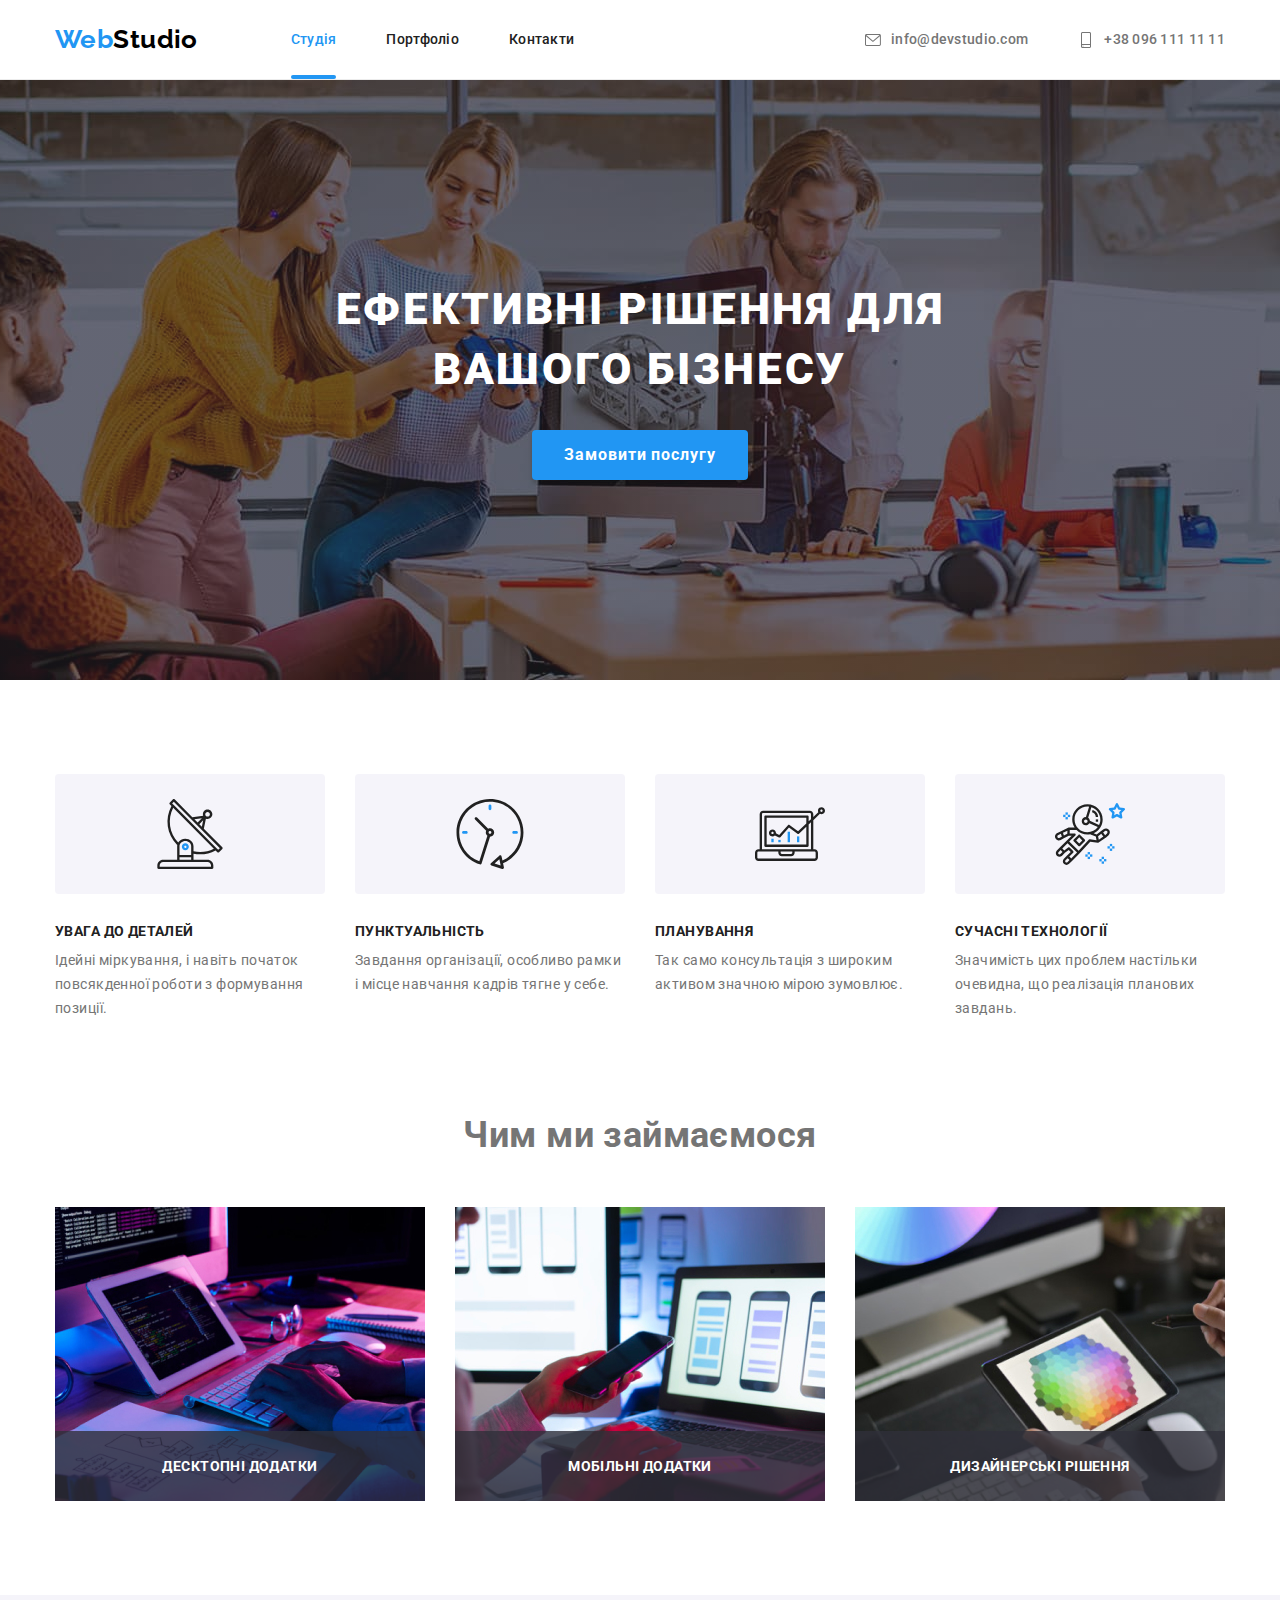
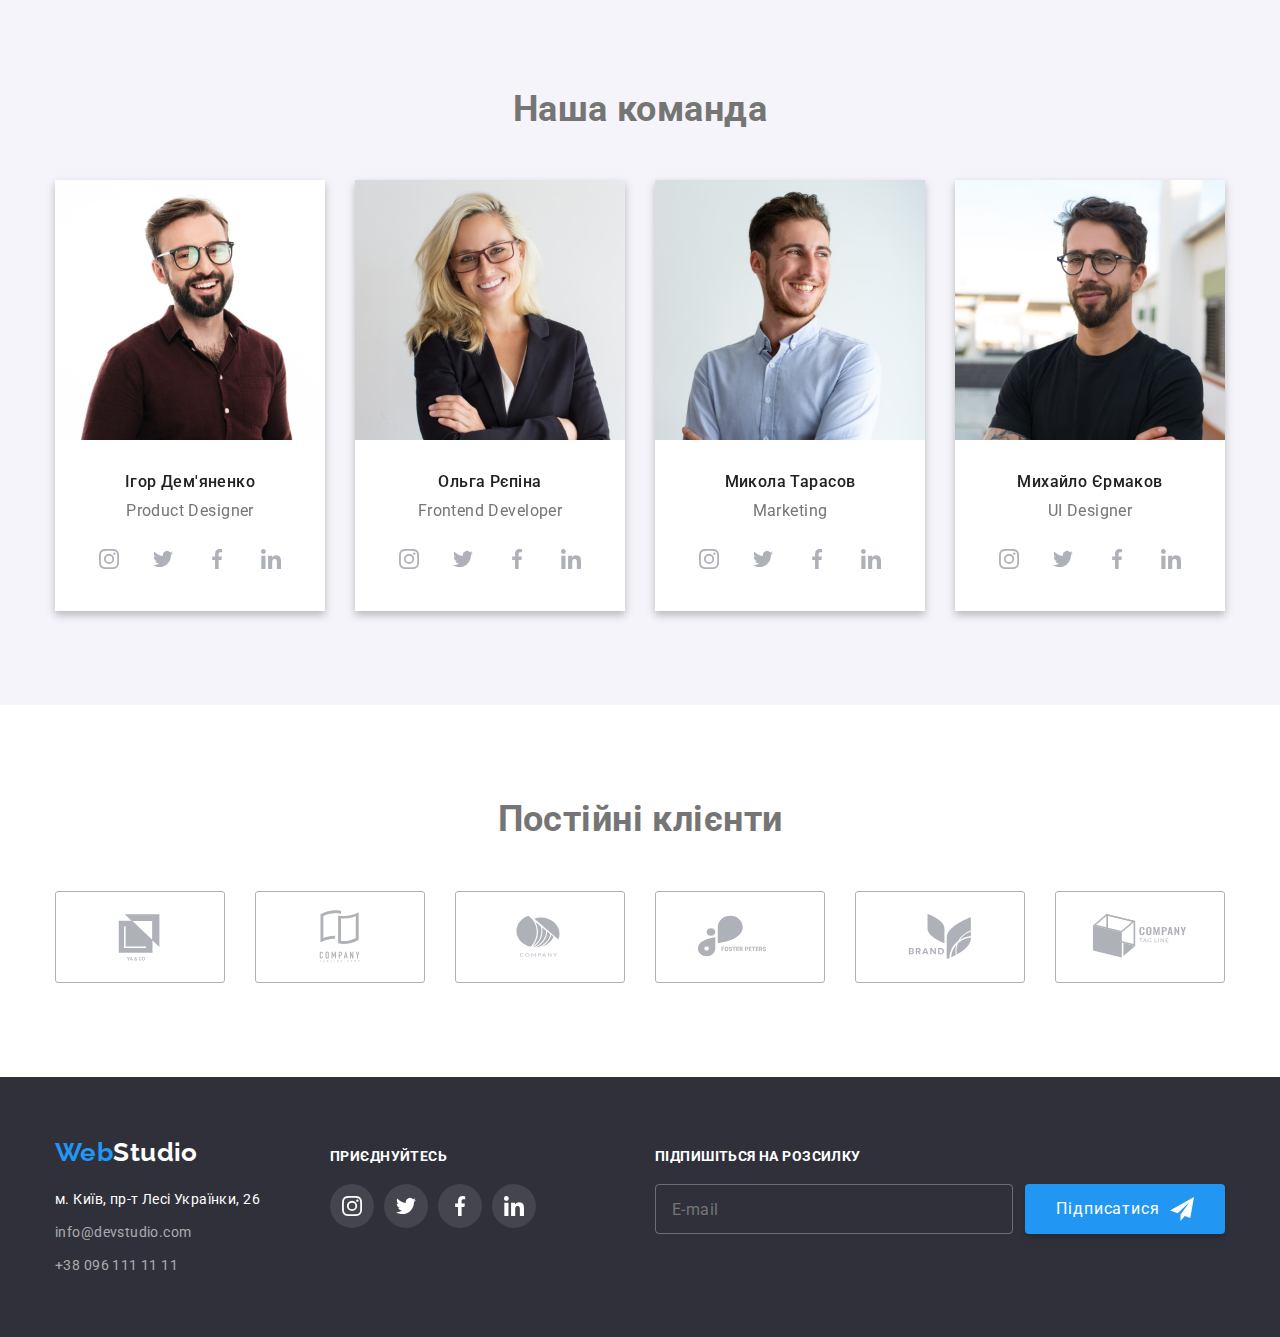
<file: index.html>
<!DOCTYPE html>
<html lang="uk">
  <head>
    <meta charset="UTF-8" />
    <meta http-equiv="X-UA-Compatible" content="IE=edge" />
    <meta name="viewport" content="width=device-width, initial-scale=1.0" />
    <title>Студія</title>
    <link rel="preconnect" href="https://fonts.googleapis.com" />
    <link rel="preconnect" href="https://fonts.gstatic.com" crossorigin />
    <link
      href="https://fonts.googleapis.com/css2?family=Raleway:wght@700&family=Roboto:wght@400;500;700;900&display=swap"
      rel="stylesheet"
    />
    <link
      rel="stylesheet"
      href="https://cdnjs.cloudflare.com/ajax/libs/modern-normalize/1.0.0/modern-normalize.min.css"
    />
    <link rel="stylesheet" href="./css/main.min.css" />
  </head>
  <body>
    <header class="site-header">
      <div class="container site-header__container">
        <nav class="site-header__nav">
          <a href="./" lang="en" class="logo">
            <span class="logo__text">Web</span>Studio</a>
          <ul class="list site-header__list">
            <li class="site-header__item">
              <a href="./index.html" class="site-header__link site-header__link--current">Студія</a>
            </li>
            <li class="site-header__item">
              <a href="./portfolio.html" class="site-header__link">Портфоліо</a>
            </li>
            <li class="site-header__item"><a href="" class="site-header__link">Контакти</a></li>
          </ul>
        </nav>
        <ul class="list site-header__contact-list">
          <li class="contact-list__item">
            <a href="mailto:info@devstudio.com" class="contact-list__link">
              <svg class="contact-list__icon">
                <use href="./img/symbol-defs.svg#icon-envelope"></use>
              </svg>info@devstudio.com</a
            >
          </li>
          <li class="contact-list__item">
            <a href="tel:+380961111111" class="contact-list__link"
              ><svg class="contact-list__icon">
                <use href="./img/symbol-defs.svg#icon-smartphone"></use>
              </svg>+38 096 111 11 11</a
            >
          </li>
        </ul>
      </div>
    </header>
    <main>
      <section class="hero overlay">
        <div class="container">
          <h1 class="hero-title">Ефективні рішення для вашого бізнесу</h1>
          <button type="button" class="hero-button" data-modal-open>Замовити послугу</button>
        </div>
      </section>
      <section class="main-section benefits">
        <div class="container">
          <h2 class="title visually-hidden">Особливості</h2>
          <ul class="list benefits-list">
            <li class="list-item">
              <h3 class="list-title">Увага до деталей</h3>
              <p class="list-text">
                Ідейні міркування, і навіть початок повсякденної роботи з
                формування позиції.
              </p>
            </li>
            <li class="list-item">
              <h3 class="list-title">Пунктуальність</h3>
              <p class="list-text">
                Завдання організації, особливо рамки і місце навчання кадрів
                тягне у себе.
              </p>
            </li>
            <li class="list-item">
              <h3 class="list-title">Планування</h3>
              <p class="list-text">
                Так само консультація з широким активом значною мірою зумовлює.
              </p>
            </li>
            <li class="list-item">
              <h3 class="list-title">Сучасні технології</h3>
              <p class="list-text">
                Значимість цих проблем настільки очевидна, що реалізація
                планових завдань.
              </p>
            </li>
          </ul>
        </div>
      </section>
      <section class="main-section features">
        <div class="container">
          <h2 class="title features-title">Чим ми займаємося</h2>
          <ul class="list features-list">
            <li class="features-item">
              <div class="feature-thumb">
                <img
                  class="feature-image"
                  src="./img/img.jpg"
                  alt="розробка"
                  width="370"
                />
                <h3 class="feature-text">Десктопні додатки</h3>
              </div>
            </li>
            <li class="features-item">
              <div class="feature-thumb">
              <img
                class="feature-image"
                src="./img/img2.jpg"
                alt="дизайн"
                width="370"
              />
              <h3 class="feature-text">Мобільні додатки</h3>
            </div>
            </li>
            <li class="features-item">
              <div class="feature-thumb">
              <img
                class="feature-image"
                src="./img/img3.jpg"
                alt="оформлення"
                width="370"
              />
              <h3 class="feature-text">Дизайнерські рішення</h3>
            </div>
            </li>
          </ul>
        </div>
      </section>
      <section class="main-section team">
        <div class="container team__container">
          <h2 class="title team__title">Наша команда</h2>
          <ul class="list team__member-list">
            <li class="member-list__member-card">
              <img
                class="member-card__image"
                src="./img/ihor.jpg"
                alt="ігор дем'яненко фото"
                width="270"
              />
              <div class="member-card__container">
                <h3 class="member-card__title">Ігор Дем'яненко</h3>
                <p lang="en" class="member-card__text">Product Designer</p>
                <div class="member-card__social">
                  <ul class="list member-card__list">
                    <li class="member-card__item">
                      <a class="member-card__link" href=""><svg class="member-card__icon">
                        <use href="./img/symbol-defs.svg#icon-instagram"></use>
                      </svg></a>
                    </li>
                    <li class="member-card__item">
                      <a class="member-card__link" href=""><svg class="member-card__icon">
                        <use href="./img/symbol-defs.svg#icon-twitter"></use>
                      </svg></a>
                    </li>
                    <li class="member-card__item">
                      <a class="member-card__link" href=""><svg class="member-card__icon">
                        <use href="./img/symbol-defs.svg#icon-facebook"></use>
                      </svg></a>
                    </li>
                    <li class="member-card__item">
                      <a class="member-card__link" href=""><svg class="member-card__icon">
                        <use href="./img/symbol-defs.svg#icon-linkedin"></use>
                      </svg></a>
                    </li>
                  </ul>
                </div>
              </div>
            </li>
            <li class="member-list__member-card">
              <img
                class="member-card__image"
                src="./img/olga.jpg"
                alt="ольга рєпіна фото"
                width="270"
              />
              <div class="member-card__container">
                <h3 class="member-card__title">Ольга Рєпіна</h3>
                <p lang="en" class="member-card__text">Frontend Developer</p>
                <div class="member-card__social">
                  <ul class="list member-card__list">
                    <li class="member-card__item">
                      <a class="member-card__link" href=""><svg class="member-card__icon">
                        <use href="./img/symbol-defs.svg#icon-instagram"></use>
                      </svg></a>
                    </li>
                    <li class="member-card__item">
                      <a class="member-card__link" href=""><svg class="member-card__icon">
                        <use href="./img/symbol-defs.svg#icon-twitter"></use>
                      </svg></a>
                    </li>
                    <li class="member-card__item">
                      <a class="member-card__link" href=""><svg class="member-card__icon">
                        <use href="./img/symbol-defs.svg#icon-facebook"></use>
                      </svg></a>
                    </li>
                    <li class="member-card__item">
                      <a class="member-card__link" href=""><svg class="member-card__icon">
                        <use href="./img/symbol-defs.svg#icon-linkedin"></use>
                      </svg></a>
                    </li>
                  </ul>
                </div>
              </div>
            </li>
            <li class="member-list__member-card">
              <img
                class="member-card__image"
                src="./img/mykola.jpg"
                alt="микола тарасов фото"
                width="270"
              />
              <div class="member-card__container">
                <h3 class="member-card__title">Микола Тарасов</h3>
                <p lang="en" class="member-card__text">Marketing</p>
                <div class="member-card__social">
                  <ul class="list member-card__list">
                    <li class="member-card__item">
                      <a class="member-card__link" href=""><svg class="member-card__icon">
                        <use href="./img/symbol-defs.svg#icon-instagram"></use>
                      </svg></a>
                    </li>
                    <li class="member-card__item">
                      <a class="member-card__link" href=""><svg class="member-card__icon">
                        <use href="./img/symbol-defs.svg#icon-twitter"></use>
                      </svg></a>
                    </li>
                    <li class="member-card__item">
                      <a class="member-card__link" href=""><svg class="member-card__icon">
                        <use href="./img/symbol-defs.svg#icon-facebook"></use>
                      </svg></a>
                    </li>
                    <li class="member-card__item">
                      <a class="member-card__link" href=""><svg class="member-card__icon">
                        <use href="./img/symbol-defs.svg#icon-linkedin"></use>
                      </svg></a>
                    </li>
                  </ul>
                </div>
              </div>
            </li>
            <li class="member-list__member-card">
              <img
                class="member-card__image"
                src="./img/mihaylo.jpg"
                alt="михайло єрмаков фото"
                width="270"
              />
              <div class="member-card__container">
                <h3 class="member-card__title">Михайло Єрмаков</h3>
                <p lang="en" class="member-card__text">UI Designer</p>
                <div class="member-card__social">
                  <ul class="list member-card__list">
                    <li class="member-card__item">
                      <a class="member-card__link" href=""><svg class="member-card__icon">
                        <use href="./img/symbol-defs.svg#icon-instagram"></use>
                      </svg></a>
                    </li>
                    <li class="member-card__item">
                      <a class="member-card__link" href=""><svg class="member-card__icon">
                        <use href="./img/symbol-defs.svg#icon-twitter"></use>
                      </svg></a>
                    </li>
                    <li class="member-card__item">
                      <a class="member-card__link" href=""><svg class="member-card__icon">
                        <use href="./img/symbol-defs.svg#icon-facebook"></use>
                      </svg></a>
                    </li>
                    <li class="member-card__item">
                      <a class="member-card__link" href=""><svg class="member-card__icon">
                        <use href="./img/symbol-defs.svg#icon-linkedin"></use>
                      </svg></a>
                    </li>
                  </ul>
                </div>
              </div>
            </li>
          </ul>
        </div>
      </section>
      <section class="main-section clients">
        <div class="container">
          <h2 class="title clients-title">Постійні клієнти</h2>
          <ul class="list clients-list">
            <li class="clients-item">
              <a class="link clients-link" href="">
                <svg class="client-icon">
                  <use href="./img/symbol-defs.svg#icon-Logo-1"></use>
                </svg>
              </a>
            </li>
            <li class="clients-item">
              <a class="link clients-link" href="">
                <svg class="client-icon">
                  <use href="./img/symbol-defs.svg#icon-Logo-2"></use>
                </svg>
              </a>
            </li>
            <li class="clients-item">
              <a class="link clients-link" href="">
                <svg class="client-icon">
                  <use href="./img/symbol-defs.svg#icon-Logo-3"></use>
                </svg>
              </a>
            </li>
            <li class="clients-item">
              <a class="link clients-link" href="">
                <svg class="client-icon">
                  <use href="./img/symbol-defs.svg#icon-Logo-4"></use>
                </svg>
              </a>
            </li>
            <li class="clients-item">
              <a class="link clients-link" href="">
                <svg class="client-icon">
                  <use href="./img/symbol-defs.svg#icon-Logo-5"></use>
                </svg>
              </a>
            </li>
            <li class="clients-item">
              <a class="link clients-link" href="">
                <svg class="client-icon">
                  <use href="./img/symbol-defs.svg#icon-Logo-6"></use>
                </svg>
              </a>
            </li>
          </ul>
        </div>
      </section>
    </main>
    <footer class="site-footer">
      <div class="container site-footer__container">
        <div>
          <a href="/" lang="en" class="logo site-footer__logo"><span class="logo__text">Web</span>Studio</a>
          <address class="site-footer__address">
            <p class="site-footer__text">м. Київ, пр-т Лесі Українки, 26</p>
            <ul class="list site-footer__list">
              <li class="site-footer__item">
                <a href="mailto:info@devstudio.com" class="site-footer__link"
                  >info@devstudio.com</a
                >
              </li>
              <li class="site-footer__item">
                <a href="tel:+380961111111" class="site-footer__link"
                  >+38 096 111 11 11</a
                >
              </li>
            </ul>
          </address>
        </div>
        <div class="site-footer__social">
          <p class="social__title">Приєднуйтесь</p>
          <ul class="list social__list">
            <li class="social__item"><a class="social__link" href="">
              <svg class="social__icon">
                <use href="./img/symbol-defs.svg#icon-instagram"></use>
              </svg>
            </a></li>
            <li class="social__item"><a class="social__link" href="">
              <svg class="social__icon">
                <use href="./img/symbol-defs.svg#icon-twitter"></use>
              </svg>
            </a></li>
            <li class="social__item"><a class="social__link" href="">
              <svg class="social__icon">
                <use href="./img/symbol-defs.svg#icon-facebook"></use>
              </svg>
            </a></li>
            <li class="social__item"><a class="social__link" href="">
              <svg class="social__icon">
                <use href="./img/symbol-defs.svg#icon-linkedin"></use>
              </svg>
            </a></li>
          </ul>
        </div>
        <div class="footer-signup">
          <p class="footer-signup__title">Підпишіться на розсилку</p>
          <form class="footer-signup__form">
            <input type="email" class="footer-signup__input footer-signup__input" name="signup-e-mail" placeholder="E-mail">
            <button type="submit" value="" class="footer-signup__button">Підписатися
              <svg width="24" height="24" class="footer-signup__icon">
                <use href="./img/symbol-defs.svg#icon-send"></use>
              </svg>
            </button>
          </form>
      </div>
      </div>
    </footer>
    <div class="backdrop is-hidden" data-modal>
      <div class="modal">
        <div class="close-modal">
          <button type="button" class="modal-btn" data-modal-close>
          <svg class="close-icon" width="18px" height="18px">
            <use href="./img/symbol-defs.svg#icon-close"></use>
          </svg>
          </button>
        </div>
        <p class="modal-title">Залиште свої дані, ми вам передзвонимо</p>
        <form class="modal-form">
          <ul class="list modal-list">
            <li class="item">
              <label>
                <span class="modal-label">Ім'я</span>
                <span class="modal-input-wrap">
                  <input type="text" class="modal-input" name="name">
                  <svg class="modal-icon" width="18" height="18">
                    <use href="./img/symbol-defs.svg#icon-person"></use>
                  </svg>
                </span>
              </label>
            </li>
            <li class="item">
              <label>
                <span class="modal-label">Телефон</span>
                <span class="modal-input-wrap">
                  <input type="tel" class="modal-input" name="phone">
                  <svg class="modal-icon" width="18" height="18">
                    <use href="./img/symbol-defs.svg#icon-phone"></use>
                  </svg>
              </span>
              </label>
            </li>
            <li class="item">
              <label>
                <span class="modal-label">Пошта</span>
                <span class="modal-input-wrap">
                  <input type="email" class="modal-input" name="e-mail">
                  <svg class="modal-icon" width="18" height="18">
                    <use href="./img/symbol-defs.svg#icon-email"></use>
                  </svg>
                </span>
              </label>
            </li>
            <li class="item">
              <label>
                <span class="modal-label">Коментар</span>
                <textarea class="modal-comment" placeholder="Введіть текст" name="Comment"></textarea>
              </label>
            </li>
          </ul>          
          <label class="checkbox-label">
            <input type="checkbox" name="agreement" class="modal-checkbox visually-hidden" value="True" id="agreement">
            <span class="checkbox-box">
              <svg class="check-icon" width="16" height="15">
                <use href="./img/symbol-defs.svg#icon-check"></use>
              </svg>
            </span>
              <span>
                Погоджуюся з розсилкою та приймаю
                <a href="" class="modal-link">Умови договору</a>
              </span>
          </label>
          <button type="submit" value="" class="modal-button">Відправити</button>
        </form>
      </div>
    </div>
    <script src="./js/modal.js"></script>
  </body>
</html>
</file>
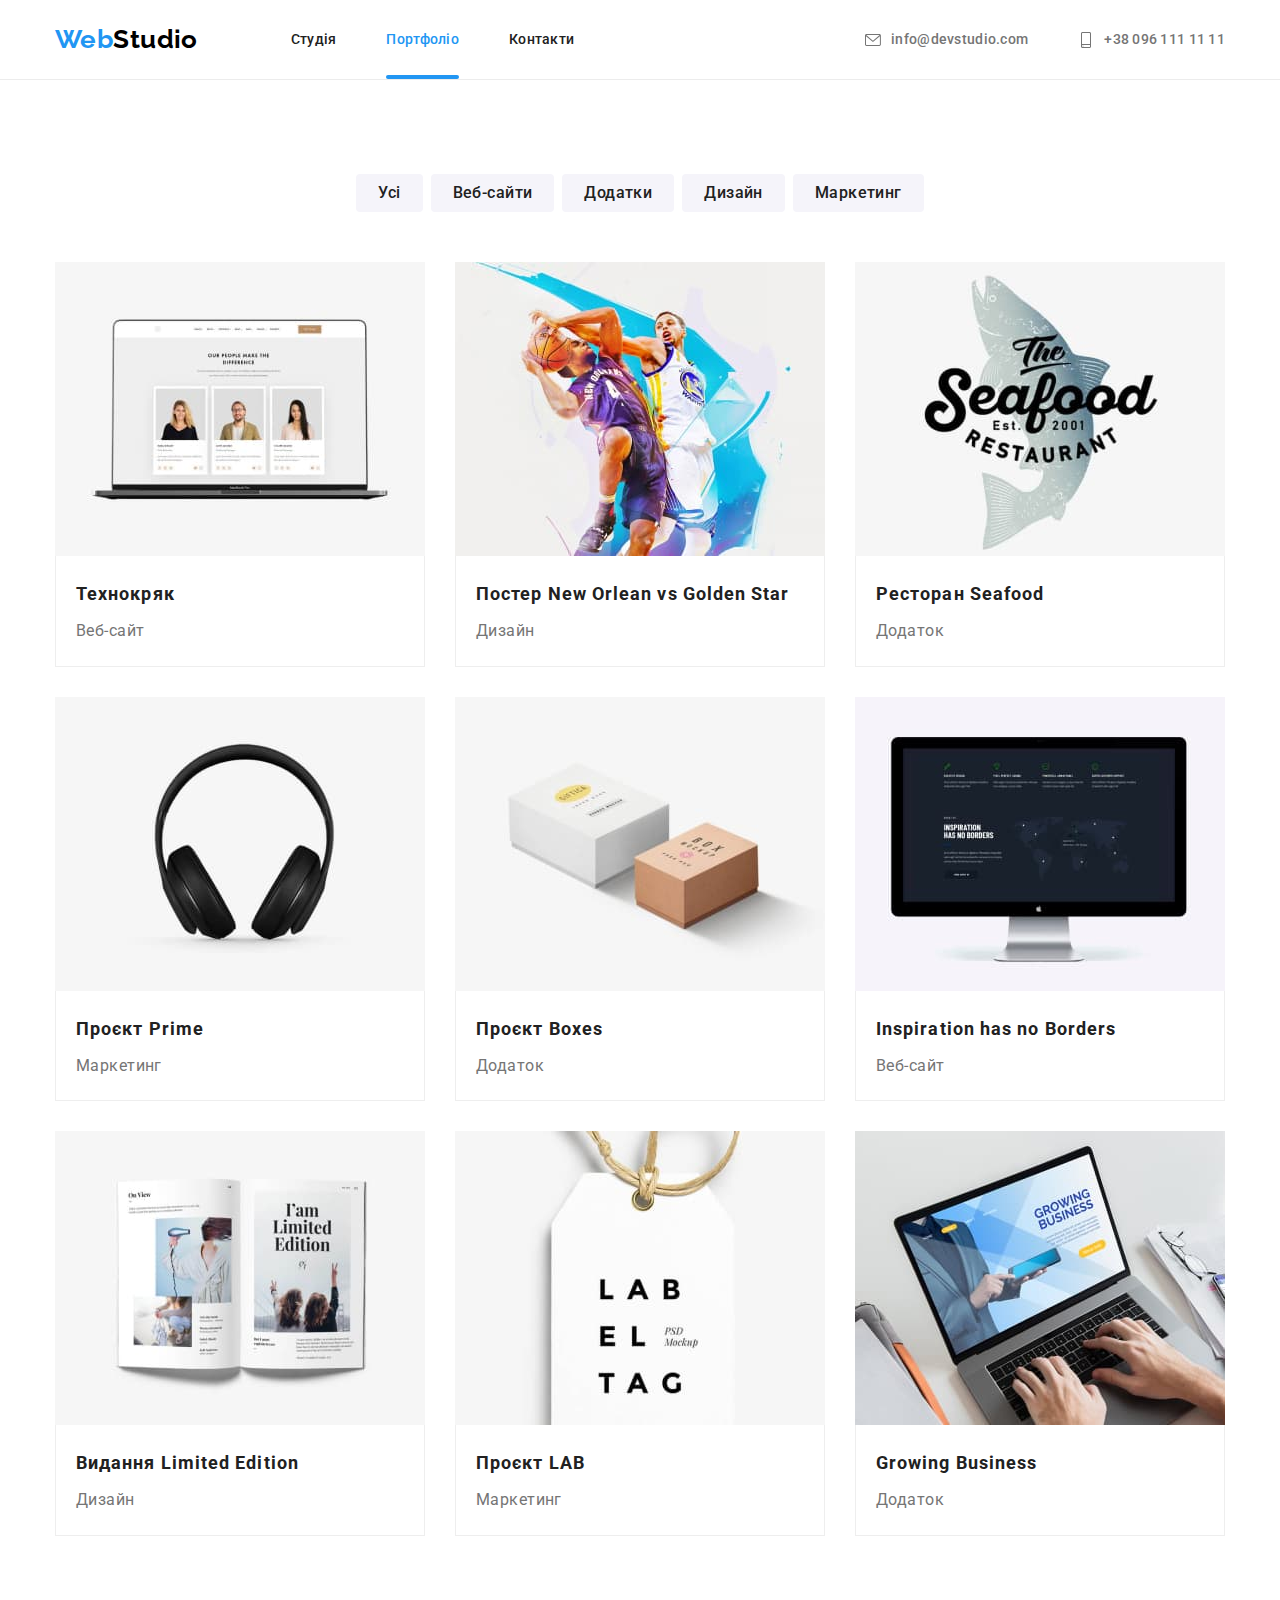
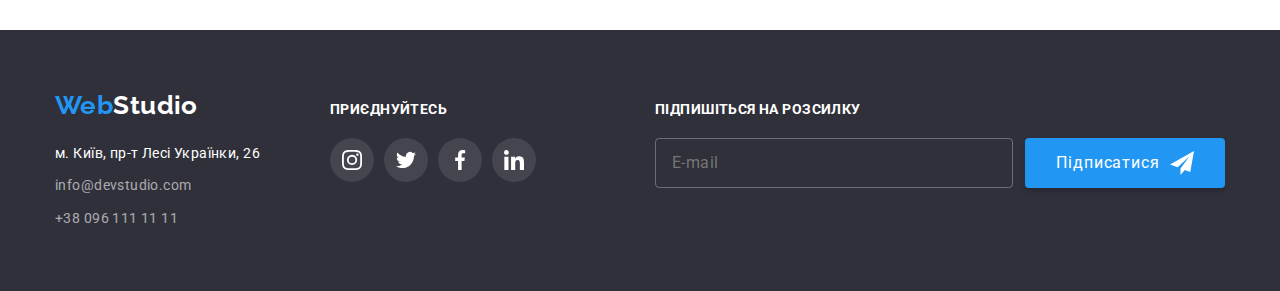
<file: portfolio.html>
<!DOCTYPE html>
<html lang="uk">
  <head>
    <meta charset="UTF-8" />
    <meta http-equiv="X-UA-Compatible" content="IE=edge" />
    <meta name="viewport" content="width=device-width, initial-scale=1.0" />
    <title>Портфоліо</title>
    <link rel="preconnect" href="https://fonts.googleapis.com" />
    <link rel="preconnect" href="https://fonts.gstatic.com" crossorigin />
    <link
      href="https://fonts.googleapis.com/css2?family=Raleway:wght@700&family=Roboto:wght@400;500;700;900&display=swap"
      rel="stylesheet"
    />
    <link
      rel="stylesheet"
      href="https://cdnjs.cloudflare.com/ajax/libs/modern-normalize/1.0.0/modern-normalize.min.css"
    />
    <link rel="stylesheet" href="./css/main.min.css" />
  </head>
  <body>
    <header class="site-header">
      <div class="container site-header__container">
        <nav class="site-header__nav">
          <a href="./" lang="en" class="logo">
            <span class="logo__text">Web</span>Studio</a>
          <ul class="list site-header__list">
            <li class="site-header__item">
              <a href="./index.html" class="site-header__link">Студія</a>
            </li>
            <li class="site-header__item">
              <a href="./portfolio.html" class="site-header__link  site-header__link--current">Портфоліо</a>
            </li>
            <li class="site-header__item"><a href="" class="site-header__link">Контакти</a></li>
          </ul>
        </nav>
        <ul class="list site-header__contact-list">
          <li class="contact-list__item">
            <a href="mailto:info@devstudio.com" class="contact-list__link">
              <svg class="contact-list__icon">
                <use href="./img/symbol-defs.svg#icon-envelope"></use>
              </svg>info@devstudio.com</a
            >
          </li>
          <li class="contact-list__item">
            <a href="tel:+380961111111" class="contact-list__link"
              ><svg class="contact-list__icon">
                <use href="./img/symbol-defs.svg#icon-smartphone"></use>
              </svg>+38 096 111 11 11</a
            >
          </li>
        </ul>
      </div>
    </header>
    <main>
      <section class="projects">
        <div class="container">
          <h1 class="portfolio-title visually-hidden">Наші роботи</h1>
          <ul class="list filter">
            <li class="filter-item">
              <input type="radio" name="filter" id="filter-all" class="filter-btn visually-hidden">
              <label for="filter-all" class="filter-button">Усі</label>
            </li>
            <li class="filter-item">
              <input type="radio" name="filter" id="filter-sites" class="filter-btn visually-hidden">
              <label for="filter-sites" class="filter-button">Веб-сайти</label>
            </li>
            <li class="filter-item">
              <input type="radio" name="filter" id="filter-apps" class="filter-btn visually-hidden">
              <label for="filter-apps" class="filter-button">Додатки</label>
            </li>
            <li class="filter-item">
              <input type="radio" name="filter" id="filter-design" class="filter-btn visually-hidden">
              <label for="filter-design" class="filter-button">Дизайн</label>
            </li>
            <li class="filter-item">
              <input type="radio" name="filter" id="filter-marketing" class="filter-btn visually-hidden">
              <label for="filter-marketing" class="filter-button">Маркетинг</label>
            </li>
          </ul>
          <ul class="list portfolio">
            <li class="portfolio-card">
              <a class="link portfolio-link" href="">
                <div class="portfolio-thumb">
                  <img
                    class="portfolio-image"
                    src="./img/techcrack.jpg"
                    alt="технокряк фото"
                    width="370"
                    height="294"
                  />
                  <p class="portfolio-thumb-text">Ресурс пропонує комплексні пропозиції з різним рівнем функціоналу та 
                    сервісів. Все це дозволить відвідувачу отримати вичерпні відомості про 
                    компанію чи приватну особу.</p>
                </div>
                <div class="portfolio-section">
                  <h2 class="portfolio-title">Технокряк</h2>
                  <p class="portfolio-text">Веб-сайт</p>
                </div>
              </a>
            </li>
            <li class="portfolio-card">
                <a class="link portfolio-link" href="">
                  <div class="portfolio-thumb">
                    <img
                    class="portfolio-image"
                    src="./img/poster.jpg"
                    alt="постер фото"
                    width="370"
                    height="294"
                    />
                    <p class="portfolio-thumb-text">Ресурс пропонує комплексні пропозиції з різним рівнем функціоналу та 
                      сервісів. Все це дозволить відвідувачу отримати вичерпні відомості про 
                      компанію чи приватну особу.</p>
                  </div>
                  <div class="portfolio-section">
                    <h2 class="portfolio-title">
                      Постер New Orlean vs Golden Star
                    </h2>
                    <p class="portfolio-text">Дизайн</p>
                  </div>
                </a
                >
            </li>
            <li class="portfolio-card">
              <a class="link portfolio-link" href="">
                <div class="portfolio-thumb">
                  <img
                    class="portfolio-image"
                    src="./img/seafoodrest.jpg"
                    alt="ресторан фото"
                    width="370"
                    height="294"
                  />
                  <p class="portfolio-thumb-text">Ресурс пропонує комплексні пропозиції з різним рівнем функціоналу та 
                    сервісів. Все це дозволить відвідувачу отримати вичерпні відомості про 
                    компанію чи приватну особу.</p>
                </div>
                <div class="portfolio-section">
                  <h2 class="portfolio-title">Ресторан Seafood</h2>
                  <p class="portfolio-text">Додаток</p>
                </div></a
              >
            </li>
            <li class="portfolio-card">
              <a class="link portfolio-link" href="">
                <div class="portfolio-thumb">
                  <img
                    class="portfolio-image"
                    src="./img/primeproj.jpg"
                    alt="проєкт прайм фото"
                    width="370"
                    height="294"
                  />
                  <p class="portfolio-thumb-text">Ресурс пропонує комплексні пропозиції з різним рівнем функціоналу та 
                    сервісів. Все це дозволить відвідувачу отримати вичерпні відомості про 
                    компанію чи приватну особу.</p>
                </div>
                <div class="portfolio-section">
                  <h2 class="portfolio-title">Проєкт Prime</h2>
                  <p class="portfolio-text">Маркетинг</p>
                </div></a
              >
            </li>
            <li class="portfolio-card">
              <a class="link portfolio-link" href="">
                <div class="portfolio-thumb">
                  <img
                    class="portfolio-image"
                    src="./img/projboxes.jpg"
                    alt="проєкт боксес фото"
                    width="370"
                    height="294"
                  />
                  <p class="portfolio-thumb-text">Ресурс пропонує комплексні пропозиції з різним рівнем функціоналу та 
                    сервісів. Все це дозволить відвідувачу отримати вичерпні відомості про 
                    компанію чи приватну особу.</p>
                </div >
                <div class="portfolio-section">
                  <h2 class="portfolio-title">Проєкт Boxes</h2>
                  <p class="portfolio-text">Додаток</p>
                </div></a
              >
            </li>
            <li class="portfolio-card">
              <a class="link portfolio-link" href="">
                <div class="portfolio-thumb">
                  <img
                    class="portfolio-image"
                    src="./img/inspiresite.jpg"
                    alt="натхнення не має меж фото"
                    width="370"
                    height="294"
                  />
                  <p class="portfolio-thumb-text">Ресурс пропонує комплексні пропозиції з різним рівнем функціоналу та 
                    сервісів. Все це дозволить відвідувачу отримати вичерпні відомості про 
                    компанію чи приватну особу.</p>
                </div>
                <div class="portfolio-section">
                  <h2 class="portfolio-title">Inspiration has no Borders</h2>
                  <p class="portfolio-text">Веб-сайт</p>
                </div></a
              >
            </li>
            <li class="portfolio-card">
              <div class="portfolio-thumb">
                <a class="link portfolio-link" href="">
                  <img
                    class="portfolio-image"
                    src="./img/publle.jpg"
                    alt="видання фото"
                    width="370"
                    height="294"
                  />
                  <p class="portfolio-thumb-text">Ресурс пропонує комплексні пропозиції з різним рівнем функціоналу та 
                    сервісів. Все це дозволить відвідувачу отримати вичерпні відомості про 
                    компанію чи приватну особу.</p>
              </div>
                <div class="portfolio-section">
                  <h2 class="portfolio-title">Видання Limited Edition</h2>
                  <p class="portfolio-text">Дизайн</p>
                </div></a
              >
            </li>
            <li class="portfolio-card">
              <a class="link portfolio-link" href="">
                <div class="portfolio-thumb">
                  <img
                    class="portfolio-image"
                    src="./img/labproj.jpg"
                    alt="проєкт лаб фото"
                    width="370"
                    height="294"
                  />
                  <p class="portfolio-thumb-text">Ресурс пропонує комплексні пропозиції з різним рівнем функціоналу та 
                    сервісів. Все це дозволить відвідувачу отримати вичерпні відомості про 
                    компанію чи приватну особу.</p>
                </div>
                <div class="portfolio-section">
                  <h2 class="portfolio-title">Проєкт LAB</h2>
                  <p class="portfolio-text">Маркетинг</p>
                </div></a
              >
            </li>
            <li class="portfolio-card">
              <a class="link portfolio-link" href="">
                <div class="portfolio-thumb">
                  <img
                    class="portfolio-image"
                    src="./img/growbusiness.jpg"
                    alt="зростання бізнесу фото"
                    width="370"
                    height="294"
                  />
                  <p class="portfolio-thumb-text">Ресурс пропонує комплексні пропозиції з різним рівнем функціоналу та 
                    сервісів. Все це дозволить відвідувачу отримати вичерпні відомості про 
                    компанію чи приватну особу.</p>
                </div>
                <div class="portfolio-section">
                  <h3 class="portfolio-title">Growing Business</h3>
                  <p class="portfolio-text">Додаток</p>
                </div></a
              >
            </li>
          </ul>
        </div>
      </section>
    </main>
    <footer class="site-footer">
      <div class="container site-footer__container">
        <div>
          <a href="/" lang="en" class="logo site-footer__logo"><span class="logo__text">Web</span>Studio</a>
          <address class="site-footer__address">
            <p class="site-footer__text">м. Київ, пр-т Лесі Українки, 26</p>
            <ul class="list site-footer__list">
              <li class="site-footer__item">
                <a href="mailto:info@devstudio.com" class="site-footer__link"
                  >info@devstudio.com</a
                >
              </li>
              <li class="site-footer__item">
                <a href="tel:+380961111111" class="site-footer__link"
                  >+38 096 111 11 11</a
                >
              </li>
            </ul>
          </address>
        </div>
        <div class="site-footer__social">
          <p class="social__title">Приєднуйтесь</p>
          <ul class="list social__list">
            <li class="social__item"><a class="social__link" href="">
              <svg class="social__icon">
                <use href="./img/symbol-defs.svg#icon-instagram"></use>
              </svg>
            </a></li>
            <li class="social__item"><a class="social__link" href="">
              <svg class="social__icon">
                <use href="./img/symbol-defs.svg#icon-twitter"></use>
              </svg>
            </a></li>
            <li class="social__item"><a class="social__link" href="">
              <svg class="social__icon">
                <use href="./img/symbol-defs.svg#icon-facebook"></use>
              </svg>
            </a></li>
            <li class="social__item"><a class="social__link" href="">
              <svg class="social__icon">
                <use href="./img/symbol-defs.svg#icon-linkedin"></use>
              </svg>
            </a></li>
          </ul>
        </div>
        <div class="footer-signup">
          <p class="footer-signup__title">Підпишіться на розсилку</p>
          <form class="footer-signup__form">
            <input type="email" class="footer-signup__input footer-signup__input" name="signup-e-mail" placeholder="E-mail">
            <button type="submit" value="" class="footer-signup__button">Підписатися
              <svg width="24" height="24" class="footer-signup__icon">
                <use href="./img/symbol-defs.svg#icon-send"></use>
              </svg>
            </button>
          </form>
      </div>
      </div>
    </footer>
  </body>
</html>
</file>
<file: css/main.min.css>
body{font-family:"Roboto","Helvetica Neue","Tahoma",sans-serif;color:#757575;background-color:#fff;font-size:14px;letter-spacing:.03em}.list{list-style:none;margin-bottom:0;margin-top:0}.link{text-decoration:none}.link:visited{color:#757575}h1,h2,h3,h4,h5,h6,p,ul{margin-bottom:0;margin-top:0;padding:0}.container{margin:0 auto;width:1200px;padding:0 15px}.visually-hidden{position:absolute;width:1px;height:1px;margin:-1px;border:0;padding:0;white-space:nowrap;-webkit-clip-path:inset(100%);clip-path:inset(100%);clip:rect(0 0 0 0);overflow:hidden}.filter,.footer-signup__button,.footer-signup__form,.social__list,.member-card__list,.feature-text,.checkbox-box,.checkbox-label,.modal-btn{display:-webkit-box;display:-ms-flexbox;display:flex;-webkit-box-pack:center;-ms-flex-pack:center;justify-content:center}.social__link,.member-card__link{display:-webkit-inline-box;display:-ms-inline-flexbox;display:inline-flex;-webkit-box-pack:center;-ms-flex-pack:center;justify-content:center;padding:0;height:44px;width:44px;border-radius:100%;-webkit-transition:background-color 250ms cubic-bezier(0.4, 0, 0.2, 1);transition:background-color 250ms cubic-bezier(0.4, 0, 0.2, 1)}.social__icon,.member-card__icon{-ms-flex-item-align:center;align-self:center;width:20px;height:20px}.list-item{width:270px}.list-title{margin-bottom:10px;font-weight:700;font-size:14px;line-height:1.1;text-transform:uppercase;color:#212121}.list-text{line-height:1.7;letter-spacing:.03em}.site-header{border-bottom:1px solid #ececec;height:80px}.site-header__container{display:-webkit-box;display:-ms-flexbox;display:flex;-webkit-box-align:baseline;-ms-flex-align:baseline;align-items:baseline;height:100%;-webkit-box-pack:justify;-ms-flex-pack:justify;justify-content:space-between}.logo{display:inline-block;padding-top:24px;padding-bottom:25px;font-family:"Raleway",sans-serif;font-weight:700;font-size:26px;line-height:1.2;text-decoration:none;color:#000}.logo__text{color:#2196f3}.site-header__nav,.site-header__list{display:-webkit-box;display:-ms-flexbox;display:flex;-webkit-box-align:baseline;-ms-flex-align:baseline;align-items:baseline;height:100%}.site-header__list{margin-left:93px;height:100%;-ms-flex-item-align:center;align-self:center;-webkit-box-align:center;-ms-flex-align:center;align-items:center}.site-header__item{margin-left:50px}.site-header__item:first-of-type{margin-left:0px}.site-header__link{position:relative;font-weight:500;line-height:1.1;padding-top:32px;padding-bottom:32px;letter-spacing:.02em;padding-left:0;text-decoration:none;color:#212121;-webkit-transition:color 250ms cubic-bezier(0.4, 0, 0.2, 1);transition:color 250ms cubic-bezier(0.4, 0, 0.2, 1)}.site-header__link--current{color:#2196f3}.site-header__link--current::after{position:absolute;content:"";left:0;bottom:0;width:100%;height:4px;border-radius:2px;background-color:#2196f3}.site-header__link:hover,.site-header__link:focus{color:#2196f3}.site-header__contact-list{display:-webkit-box;display:-ms-flexbox;display:flex;-webkit-box-align:baseline;-ms-flex-align:baseline;align-items:baseline;height:100%}.site-header__contact-list{margin-left:auto}.contact-list__item{margin-left:50px}.contact-list__item:first-of-type{margin-left:0px}.contact-list__link{-ms-flex-line-pack:center;align-content:center;display:-webkit-inline-box;display:-ms-inline-flexbox;display:inline-flex;font-weight:500;line-height:1.1;letter-spacing:.02em;text-decoration:none;color:#757575;-webkit-transition:color 250ms cubic-bezier(0.4, 0, 0.2, 1);transition:color 250ms cubic-bezier(0.4, 0, 0.2, 1)}.contact-list__link:hover,.contact-list__link:focus{color:#2196f3}.contact-list__link:hover .contact-list__icon,.contact-list__link:focus .contact-list__icon{color:#2196f3}.contact-list__icon{width:16px;height:16px;margin-right:10px;fill:currentColor;-webkit-transition:fill 250ms cubic-bezier(0.4, 0, 0.2, 1);transition:fill 250ms cubic-bezier(0.4, 0, 0.2, 1)}.backdrop{position:fixed;top:0;left:0;width:100%;height:100%;background-color:rgba(0,0,0,.2);-webkit-transition:opacity 250ms cubic-bezier(0.4, 0, 0.2, 1),visibility 250ms cubic-bezier(0.4, 0, 0.2, 1);transition:opacity 250ms cubic-bezier(0.4, 0, 0.2, 1),visibility 250ms cubic-bezier(0.4, 0, 0.2, 1)}.backdrop.is-hidden{opacity:0;pointer-events:none;visibility:hidden}.modal{position:absolute;top:50%;left:50%;width:528px;padding:40px;-webkit-transform:translate(-50%, -50%) scale(1);transform:translate(-50%, -50%) scale(1);background-color:#fff;-webkit-box-shadow:0px 1px 3px rgba(0,0,0,.12),0px 1px 1px rgba(0,0,0,.14),0px 2px 1px rgba(0,0,0,.2);box-shadow:0px 1px 3px rgba(0,0,0,.12),0px 1px 1px rgba(0,0,0,.14),0px 2px 1px rgba(0,0,0,.2);border-radius:4px;-webkit-transition:-webkit-transform 250ms cubic-bezier(0.4, 0, 0.2, 1);transition:-webkit-transform 250ms cubic-bezier(0.4, 0, 0.2, 1);transition:transform 250ms cubic-bezier(0.4, 0, 0.2, 1);transition:transform 250ms cubic-bezier(0.4, 0, 0.2, 1), -webkit-transform 250ms cubic-bezier(0.4, 0, 0.2, 1)}.backdrop.is-hidden .modal{-webkit-transform:translate(-100%, -100%) scale(0);transform:translate(-100%, -100%) scale(0)}.modal-btn{position:absolute;top:8px;right:8px;width:30px;height:30px;background-color:#fff;border:1px solid rgba(0,0,0,.1);border-radius:100%;cursor:pointer;-webkit-box-align:center;-ms-flex-align:center;align-items:center}.close-icon{position:absolute;fill:#000;-webkit-transition:fill 250ms cubic-bezier(0.4, 0, 0.2, 1);transition:fill 250ms cubic-bezier(0.4, 0, 0.2, 1)}.close-modal:hover .close-icon{fill:#2196f3}.modal-title{color:#212121;font-size:20px;line-height:1.15;text-align:center;letter-spacing:.03em;margin-bottom:12px}.modal-input{width:100%;height:40px;border:1px solid rgba(33,33,33,.2);border-radius:4px;margin-top:4px;font-size:16px;padding-left:40px;resize:none}.modal-input::-webkit-input-placeholder{font-size:12px;color:#757575}.modal-input::-moz-placeholder{font-size:12px;color:#757575}.modal-input:-ms-input-placeholder{font-size:12px;color:#757575}.modal-input::-ms-input-placeholder{font-size:12px;color:#757575}.modal-input::placeholder{font-size:12px;color:#757575}.modal-input:focus{border:1px solid #2196f3;outline:rgba(0,0,0,0)}.modal-input-wrap{position:relative}.modal-link:visited{color:#2196f3}.modal-icon{position:absolute;top:50%;-webkit-transform:translateY(-50%);transform:translateY(-50%);left:12px;-webkit-transition:fill 250ms cubic-bezier(0.4, 0, 0.2, 1);transition:fill 250ms cubic-bezier(0.4, 0, 0.2, 1)}.modal-input:focus+.modal-icon{fill:#2196f3}.modal-comment{width:100%;height:100px;border:1px solid rgba(33,33,33,.2);border-radius:4px;margin-top:4px;padding:12px 16px;resize:none}.modal-comment:focus{border:1px solid #2196f3;outline:rgba(0,0,0,0)}.modal-label{font-size:12px;line-height:1.1;letter-spacing:.01em;color:#757575}.modal-form{height:100%}.modal-list>.item+.item{margin-top:10px}.modal-button{min-width:200px;height:50px;display:block;margin-left:auto;margin-right:auto;border:rgba(0,0,0,0);-webkit-box-shadow:0px 4px 4px rgba(0,0,0,.15);box-shadow:0px 4px 4px rgba(0,0,0,.15);border-radius:4px;font-family:inherit;font-style:normal;cursor:pointer;font-weight:700;font-size:16px;line-height:1.85;letter-spacing:.06em;background-color:#2196f3;color:#fff}.checkbox-label{font-size:14px;line-height:1.71;letter-spacing:.03em;margin-bottom:33px;margin-top:17px;-webkit-box-align:center;-ms-flex-align:center;align-items:center}.checkbox-box{width:16px;height:15px;border:2px solid #000;border-radius:2px;margin-left:14px;margin-right:7px;-webkit-box-align:center;-ms-flex-align:center;align-items:center;fill:rgba(0,0,0,0)}.modal-checkbox:checked+.checkbox-box{background-color:#2196f3;border-color:rgba(0,0,0,0);fill:#fff}.modal-checkbox:focus+.checkbox-box{border-color:#2196f3}.hero{background-color:#2f303a}.hero>.container{padding-top:200px;padding-bottom:200px}.hero.overlay{max-width:1600px;height:600px;margin-left:auto;margin-right:auto;background-image:-webkit-gradient(linear, left top, right top, from(rgba(47, 48, 58, 0.4)), to(rgba(47, 48, 58, 0.4))),url("../img/bg.jpg");background-image:linear-gradient(to right, rgba(47, 48, 58, 0.4), rgba(47, 48, 58, 0.4)),url("../img/bg.jpg");background-size:cover;background-repeat:no-repeat;background-position:center}.hero-title{max-width:696px;margin-bottom:30px;margin-left:auto;margin-right:auto;text-align:center;font-weight:900;font-size:44px;line-height:1.36;letter-spacing:.06em;text-transform:uppercase;color:#fff}.hero-button{min-width:216px;height:50px;display:block;border:rgba(0,0,0,0);-webkit-box-shadow:0px 4px 4px rgba(0,0,0,.15);box-shadow:0px 4px 4px rgba(0,0,0,.15);border-radius:4px;margin:0 auto;font-family:inherit;cursor:pointer;font-weight:700;font-size:16px;line-height:1.85;letter-spacing:.06em;background-color:#2196f3;color:#fff}.main-section .title{font-weight:700;font-size:36px;line-height:1.16;text-align:center;color:var(--secondary-text-color)}.benefits,.clients,.projects{padding-top:94px;padding-bottom:94px}.benefits-list,.features-list,.team__member-list,.clients-list{display:-webkit-box;display:-ms-flexbox;display:flex;gap:30px}.benefits-list>.list-item::before{content:"";display:block;height:120px;background-color:#f5f4fa;margin-bottom:30px;border-radius:4px;background-repeat:no-repeat;background-position:center}.benefits-list>.list-item:nth-child(1):before{background-image:url("../img/antenna.svg")}.benefits-list>.list-item:nth-child(2):before{background-image:url("../img/clock.svg")}.benefits-list>.list-item:nth-child(3):before{background-image:url("../img/diagram.svg")}.benefits-list>.list-item:nth-child(4):before{background-image:url("../img/astronaut.svg")}.features{padding-bottom:94px}.feature-image{display:block;max-width:100%;height:auto}.features-title{margin-bottom:50px}.feature-thumb{position:relative}.feature-text{position:absolute;bottom:0;width:100%;height:70px;-webkit-box-align:center;-ms-flex-align:center;align-items:center;background:rgba(47,48,58,.8);font-weight:700;font-size:14px;line-height:16px;letter-spacing:.03em;text-transform:uppercase;color:#fff}.team{background-color:#f5f4fa;padding-bottom:94px;padding-top:94px}.team__title{margin-bottom:50px}.member-card__title{color:#212121;margin-bottom:10px;font-weight:500;font-size:16px;line-height:1.18}.member-card__container{padding-top:30px;padding-bottom:30px}.member-list__member-card{background-color:#fff;text-align:center;-webkit-filter:drop-shadow(0px 4px 4px rgba(0, 0, 0, 0.25));filter:drop-shadow(0px 4px 4px rgba(0, 0, 0, 0.25))}.member-card__text{font-size:16px;line-height:1.18;margin-bottom:16px}.member-card__link{background-color:#fff}.member-card__link:hover,.member-card__link:focus{background-color:#2196f3}.member-card__link:hover .member-card__icon,.member-card__link:focus .member-card__icon{fill:#fff}.member-card__item{margin-left:10px}.member-card__item:first-of-type{margin-left:0px}.member-card__icon{fill:#afb1b8;-webkit-transition:fill 250ms cubic-bezier(0.4, 0, 0.2, 1);transition:fill 250ms cubic-bezier(0.4, 0, 0.2, 1)}.clients-title{margin-bottom:50px}.clients-list{-webkit-box-pack:center;-ms-flex-pack:center;justify-content:center}.client-icon{-ms-flex-item-align:center;align-self:center;width:106px;height:60px;fill:#afb1b8;-webkit-transition:fill 250ms cubic-bezier(0.4, 0, 0.2, 1);transition:fill 250ms cubic-bezier(0.4, 0, 0.2, 1)}.clients-link{display:-webkit-inline-box;display:-ms-inline-flexbox;display:inline-flex;-webkit-box-pack:center;-ms-flex-pack:center;justify-content:center;width:170px;height:92px;border:1px solid #afb1b8;border-radius:3px;-webkit-transition:border 250ms cubic-bezier(0.4, 0, 0.2, 1);transition:border 250ms cubic-bezier(0.4, 0, 0.2, 1)}.clients-link:hover,.clients-link:focus{border:1px solid #2196f3}.clients-link:hover .client-icon,.clients-link:focus .client-icon{fill:#2196f3}.site-footer{text-align:start;padding-top:60px;padding-bottom:60px;background-color:#2f303a}.site-footer__container{display:-webkit-box;display:-ms-flexbox;display:flex;-webkit-box-align:baseline;-ms-flex-align:baseline;align-items:baseline}.site-footer__address{font-style:normal;line-height:1.7}.site-footer__logo{padding:0;margin-bottom:20px;color:#fff}.site-footer__item{margin-bottom:9px}.site-footer__item:last-child{margin-bottom:0}.site-footer__link{text-decoration:none;color:rgba(255,255,255,.6);-webkit-transition:color 250ms cubic-bezier(0.4, 0, 0.2, 1);transition:color 250ms cubic-bezier(0.4, 0, 0.2, 1)}.site-footer__link:hover,.site-footer__link:focus{color:#2196f3}.site-footer__text{margin-bottom:9px;color:#fff}.site-footer__social{margin-left:70px}.social__title{color:#fff;font-family:"Roboto";font-style:normal;font-weight:700;font-size:14px;line-height:1.1;letter-spacing:.03em;text-transform:uppercase;margin-bottom:20px}.social__link{background-color:rgba(255,255,255,.1)}.social__link:hover,.social__link:focus{background-color:#2196f3}.social__icon{fill:#fff}.social__item{margin-left:10px}.social__item:first-of-type{margin-left:0px}.footer-signup{margin-left:auto}.footer-signup__title{color:#fff;font-family:"Roboto";font-style:normal;font-weight:700;font-size:14px;line-height:1.1;letter-spacing:.03em;text-transform:uppercase;margin-bottom:20px}.footer-signup__input{background-color:inherit;width:358px;height:50px;padding:15px 16px;border:1px solid rgba(255,255,255,.3);border-radius:4px;font-family:"Roboto";font-style:normal;font-weight:400;font-size:16px;line-height:1.4px;letter-spacing:.03em;color:rgba(255,255,255,.6)}.footer-signup__input:focus{outline:none;border:1px solid #2196f3}.footer-signup__button{width:200px;margin-left:12px;border:rgba(0,0,0,0);-webkit-box-shadow:0px 4px 4px rgba(0,0,0,.15);box-shadow:0px 4px 4px rgba(0,0,0,.15);border-radius:4px;font-family:inherit;font-style:normal;cursor:pointer;font-size:16px;line-height:1.85;letter-spacing:.06em;background-color:#2196f3;color:#fff;fill:#fff;-webkit-box-align:center;-ms-flex-align:center;align-items:center}.footer-signup__icon{margin-left:10px}.filter{margin-bottom:50px}.filter .filter-item+.filter-item{margin-left:8px}.filter-button{border:rgba(0,0,0,0);display:block;border-radius:4px;padding:6px 22px;font-family:inherit;font-weight:500;font-size:16px;line-height:1.6;text-align:center;cursor:pointer;background-color:#f5f4fa;color:#212121;-webkit-transition:background-color 250ms cubic-bezier(0.4, 0, 0.2, 1),color 250ms cubic-bezier(0.4, 0, 0.2, 1),-webkit-box-shadow 250ms cubic-bezier(0.4, 0, 0.2, 1);transition:background-color 250ms cubic-bezier(0.4, 0, 0.2, 1),color 250ms cubic-bezier(0.4, 0, 0.2, 1),-webkit-box-shadow 250ms cubic-bezier(0.4, 0, 0.2, 1);transition:background-color 250ms cubic-bezier(0.4, 0, 0.2, 1),color 250ms cubic-bezier(0.4, 0, 0.2, 1),box-shadow 250ms cubic-bezier(0.4, 0, 0.2, 1);transition:background-color 250ms cubic-bezier(0.4, 0, 0.2, 1),color 250ms cubic-bezier(0.4, 0, 0.2, 1),box-shadow 250ms cubic-bezier(0.4, 0, 0.2, 1),-webkit-box-shadow 250ms cubic-bezier(0.4, 0, 0.2, 1)}.filter-button:first-child{padding:6px 25px}.filter-button:hover,.filter-button:focus,.filter-btn:checked+.filter-button{background-color:#2196f3;color:#fff;-webkit-box-shadow:0px 3px 1px rgba(0,0,0,.1),0px 1px 2px rgba(0,0,0,.08),0px 2px 2px rgba(0,0,0,.12);box-shadow:0px 3px 1px rgba(0,0,0,.1),0px 1px 2px rgba(0,0,0,.08),0px 2px 2px rgba(0,0,0,.12)}.portfolio{display:-webkit-box;display:-ms-flexbox;display:flex;-ms-flex-wrap:wrap;flex-wrap:wrap;-webkit-box-pack:justify;-ms-flex-pack:justify;justify-content:space-between;margin-top:-30px;margin-left:-30px}.portfolio-card{margin-left:30px;margin-top:30px;-ms-flex-preferred-size:calc(33.3333333333% - 30px);flex-basis:calc(33.3333333333% - 30px)}.portfolio-link{display:block}.portfolio-link:hover,.portfolio-link:focus{-webkit-box-shadow:0px 1px 1px rgba(0,0,0,.12),0px 4px 4px rgba(0,0,0,.06),1px 4px 6px rgba(0,0,0,.16);box-shadow:0px 1px 1px rgba(0,0,0,.12),0px 4px 4px rgba(0,0,0,.06),1px 4px 6px rgba(0,0,0,.16)}.portfolio-link:hover .portfolio-thumb-text,.portfolio-link:focus .portfolio-thumb-text{-webkit-transform:translateY(0);transform:translateY(0)}.portfolio-section{padding-right:20px;text-align:start;padding-top:20px;padding-bottom:20px;padding-left:20px;border-bottom:1px solid #eee;border-left:1px solid #eee;border-right:1px solid #eee}.portfolio-image{display:block}.portfolio-thumb{position:relative;overflow:hidden}.portfolio-thumb-text{position:absolute;top:0;left:0;width:100%;height:100%;padding:63px 24px;color:#fff;font-size:18px;line-height:1.55em;letter-spacing:.03em;background:rgba(33,150,243,.9);overflow:scroll;-webkit-transform:translateY(295px);transform:translateY(295px);-webkit-transition:-webkit-transform 250ms cubic-bezier(0.4, 0, 0.2, 1);transition:-webkit-transform 250ms cubic-bezier(0.4, 0, 0.2, 1);transition:transform 250ms cubic-bezier(0.4, 0, 0.2, 1);transition:transform 250ms cubic-bezier(0.4, 0, 0.2, 1), -webkit-transform 250ms cubic-bezier(0.4, 0, 0.2, 1)}.portfolio-title{margin-bottom:4px;font-weight:700;font-size:18px;line-height:2;letter-spacing:.06em;color:#212121}.portfolio-text{font-size:16px;line-height:1.87}/*# sourceMappingURL=main.min.css.map */
</file>
